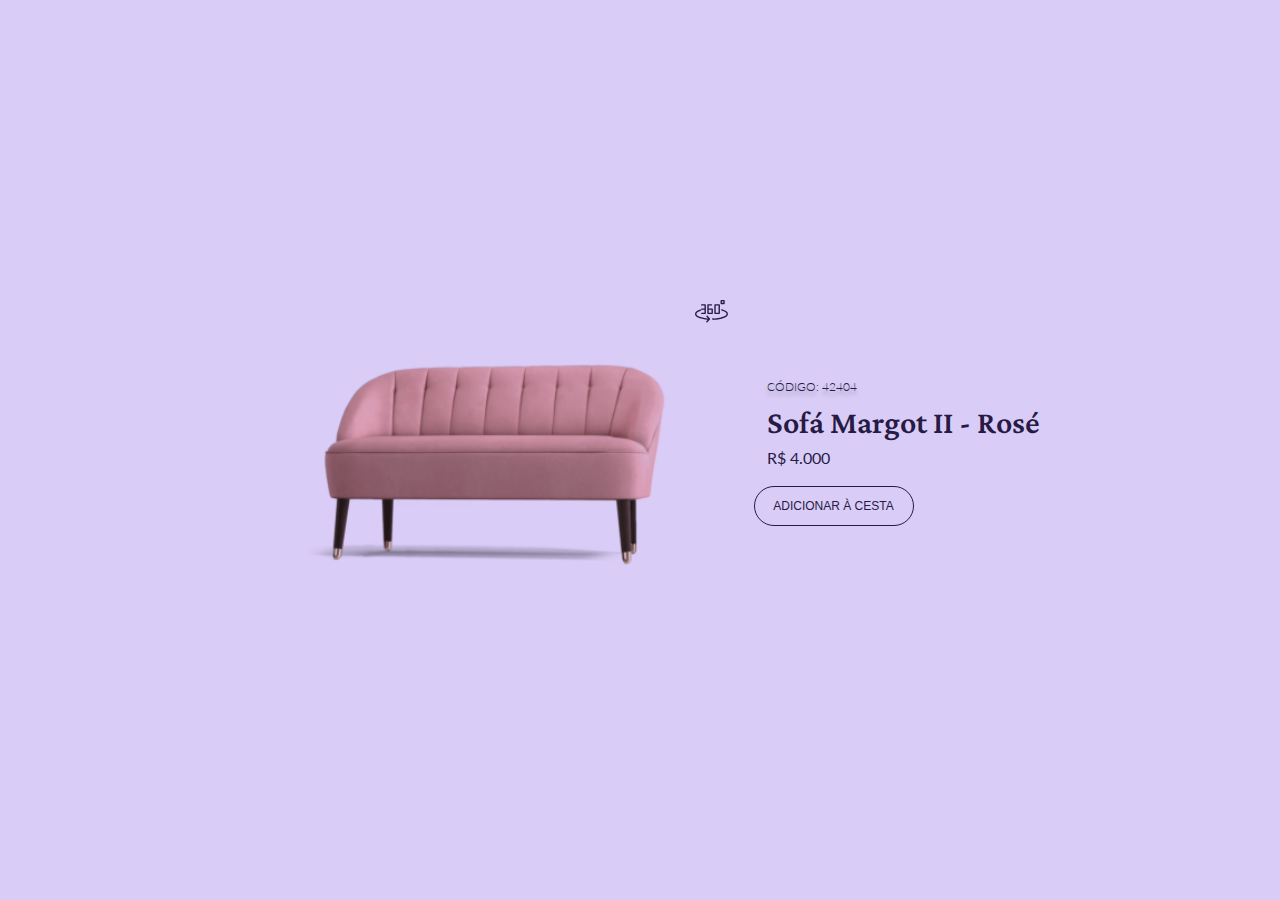
<file: boraCodar-Desafio02/index.html>
<!DOCTYPE html>
<html lang="pt-BR">
  <head>
    <meta charset="UTF-8" />
    <meta http-equiv="X-UA-Compatible" content="IE=edge" />
    <meta name="viewport" content="width=device-width, initial-scale=1.0" />
    <title>#boraCodar - Card de Produto</title>
    <link rel="stylesheet" href="style.css" />
    <link rel="shortcut icon" href="https://icons.iconarchive.com/icons/emey87/trainee/48/Sofa-icon.png" type="image/x-icon">
  </head>
  <body>
    
    <div class="row">
        <div class="content">
            <img id="img" src="assets/sofa.png" alt="sofa">
            <button onclick="changeToGif()" id="btn360"></button>
        </div>
        <div class="content">
            <div class="info">
                <span>CÓDIGO: 42404</span>
                <h1>Sofá Margot II - Rosé
                </h1>
                <p>R$ 4.000
                </p>
            </div>
            <button id="cart">adicionar à cesta</button>
        </div>
    </div>
    
    <script src="app.js"></script>
  </body>
</html>
</file>
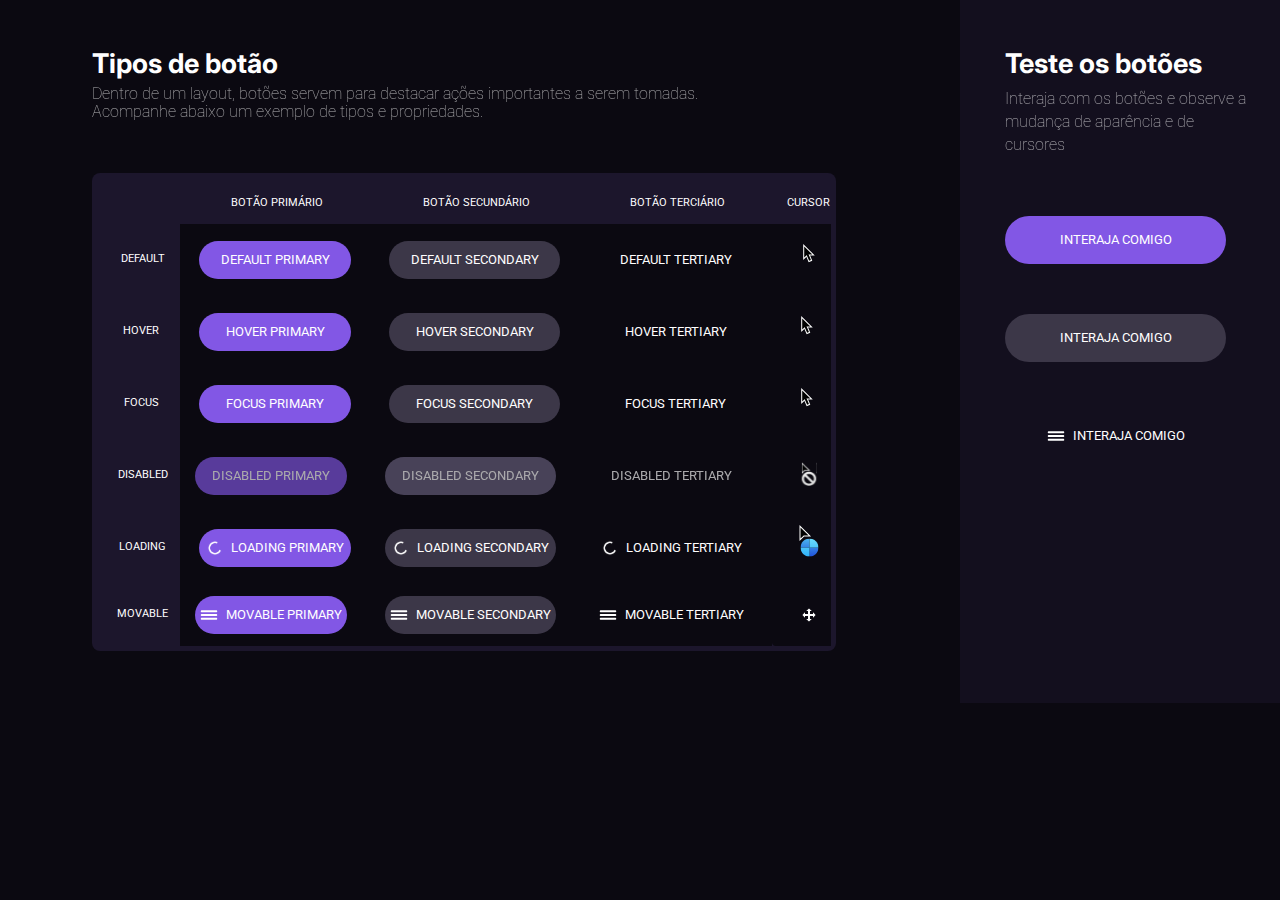
<file: boraCodar-Desafio03/index.html>
<!DOCTYPE html>
<html lang="pt-br">
  <head>
    <meta charset="UTF-8" />
    <meta http-equiv="X-UA-Compatible" content="IE=edge" />
    <meta name="viewport" content="width=device-width, initial-scale=1.0" />
    <title>Tipos de botão</title>

    <link
      rel="shortcut icon"
      href="https://avatars.githubusercontent.com/u/28929274?s=280&v=4"
      type="image/x-icon"
    />
    <link
      rel="stylesheet"
      href="https://cdn.jsdelivr.net/npm/bootstrap@4.0.0/dist/css/bootstrap.min.css"
      integrity="sha384-Gn5384xqQ1aoWXA+058RXPxPg6fy4IWvTNh0E263XmFcJlSAwiGgFAW/dAiS6JXm"
      crossorigin="anonymous"
    />

    <link rel="stylesheet" href="style3.css" />
  </head>
  <body>
    <div id="container" class="container-fluid row">
      <div id="div1" class="col-md-9">
        <div id="title">
          <h1>Tipos de botão</h1>
          <p>
            Dentro de um layout, botões servem para destacar ações importantes a
            serem tomadas. Acompanhe abaixo um exemplo de tipos e propriedades.
          </p>
        </div>

        <div id="table" class="divTable divTableBody">
          <div class="table-responsive">
            <table class="table">
              <tbody class="">
                <tr class="tableHeader">
                  <td>&nbsp;</td>
                  <td>&nbsp;BOTÃO PRIMÁRIO</td>
                  <td>&nbsp;BOTÃO SECUNDÁRIO</td>
                  <td>&nbsp;BOTÃO TERCIÁRIO</td>
                  <td>&nbsp;CURSOR</td>
                </tr>
                <tr>
                  <td class="tableHeader">&nbsp;DEFAULT</td>
                  <td class="content">
                    <button type="button" class="btn btn-primary default">
                      DEFAULT PRIMARY
                    </button>
                  </td>
                  <td class="content">
                    <button type="button" class="btn btn-secondary default">
                      DEFAULT SECONDARY
                    </button>
                  </td>
                  <td class="content">
                    <button type="button" class="btn btn-tertiary default">
                      DEFAULT TERTIARY
                    </button>
                  </td>
                  <td class="content">
                    &nbsp;<img
                      src="cursores/cursor1.svg"
                      alt="cursor default"
                    />
                  </td>
                </tr>
                <tr>
                  <td class="tableHeader">HOVER</td>
                  <td class="content">
                    <button type="button" class="btn btn-primary hover">
                      HOVER PRIMARY
                    </button>
                  </td>
                  <td class="content">
                    <button type="button" class="btn btn-secondary hover">
                      HOVER SECONDARY
                    </button>
                  </td>
                  <td class="content">
                    <button type="button" class="btn btn-tertiary hover">
                      HOVER TERTIARY
                    </button>
                  </td>
                  <td class="content">
                    <img src="cursores/cursor1.svg" alt="cursor default" />
                  </td>
                </tr>
                <tr>
                  <td class="tableHeader">FOCUS</td>
                  <td class="content">
                    <button type="button" class="btn btn-primary focus">
                      FOCUS PRIMARY
                    </button>
                  </td>
                  <td class="content">
                    <button type="button" class="btn btn-secondary focus">
                      FOCUS SECONDARY
                    </button>
                  </td>
                  <td class="content">
                    <button type="button" class="btn btn-tertiary focus">
                      FOCUS TERTIARY
                    </button>
                  </td>
                  <td class="content">
                    <img src="cursores/cursor1.svg" alt="cursor default" />
                  </td>
                </tr>
                <tr>
                  <td class="tableHeader">&nbsp;DISABLED</td>
                  <td class="content">
                    <button
                      type="button"
                      class="btn btn-primary disabled loading"
                    >
                      DISABLED PRIMARY
                    </button>

                    &nbsp;
                  </td>
                  <td class="content">
                    <button
                      type="button"
                      class="btn btn-secondary disabled loading"
                    >
                      DISABLED SECONDARY
                    </button>

                    &nbsp;
                  </td>
                  <td class="content">
                    <button
                      type="button"
                      class="btn btn-tertiary disabled loading"
                    >
                      DISABLED TERTIARY
                    </button>

                    &nbsp;
                  </td>
                  <td class="content">
                    &nbsp;<img
                      src="cursores/cursor-disabled.svg"
                      alt="cursor desabilitado"
                    />
                  </td>
                </tr>
                <tr>
                  <td class="tableHeader">&nbsp;LOADING</td>
                  <td class="content">
                    <button type="button" class="btn btn-primary loading">
                      <img src="cursores/svg/loading.svg" alt="" />
                      LOADING PRIMARY
                    </button>
                  </td>
                  <td class="content">
                    <button type="button" class="btn btn-secondary loading">
                      <img src="cursores/svg/loading.svg" alt="" />
                      LOADING SECONDARY
                    </button>
                    &nbsp;
                  </td>
                  <td class="content">
                    <button type="button" class="btn btn-tertiary loading">
                      <img src="cursores/svg/loading.svg" alt="" />
                      LOADING TERTIARY
                    </button>
                    &nbsp;
                  </td>
                  <td class="content">
                    &nbsp;<img
                      src="cursores/cursor-loading.svg"
                      alt="cursor carregando"
                    />
                  </td>
                </tr>
                <tr>
                  <td class="tableHeader">&nbsp;MOVABLE</td>
                  <td class="content">
                    <button type="button" class="btn btn-primary">
                      <img src="cursores/svg/movable.svg" alt="" />
                      MOVABLE PRIMARY
                    </button>
                    &nbsp;
                  </td>
                  <td class="content">
                    <button type="button" class="btn btn-secondary">
                      <img src="cursores/svg/movable.svg" alt="" />
                      MOVABLE SECONDARY
                    </button>
                    &nbsp;
                  </td>
                  <td class="content">
                    <button type="button" class="btn btn-tertiary">
                      <img src="cursores/svg/movable.svg" alt="" />
                      MOVABLE TERTIARY
                    </button>
                    &nbsp;
                  </td>
                  <td class="content rounded-bottom">
                    &nbsp;<img
                      src="cursores/cursor-movable.svg"
                      alt="cursor móvel"
                    />
                  </td>
                </tr>
              </tbody>
            </table>
          </div>
        </div>
      </div>
      <div id="div2" class="col-md-3">
        <div id="btnTest">
          <h2>Teste os botões</h2>
          <p>
            Interaja com os botões e observe a mudança de aparência e de
            cursores
          </p>

          <div class="interagir">
            <button type="button" class="btn btn-primary hover">
              INTERAJA COMIGO
            </button>
            <button type="button" class="btn btn-secondary">
              INTERAJA COMIGO
            </button>

            <button type="button" class="btn btn-tertiary">
              <img src="cursores/svg/movable.svg" alt="" />
              INTERAJA COMIGO
            </button>
          </div>
        </div>
      </div>
    </div>

    <script
      src="https://cdn.jsdelivr.net/npm/bootstrap@3.4.1/dist/js/bootstrap.min.js"
      integrity="sha384-aJ21OjlMXNL5UyIl/XNwTMqvzeRMZH2w8c5cRVpzpU8Y5bApTppSuUkhZXN0VxHd"
      crossorigin="anonymous"
    ></script>
  </body>
</html>
</file>
<file: boraCodar-Desafio02/style.css>
@import url("https://fonts.googleapis.com/css2?family=Crimson+Pro:wght@400;600&family=Lato&display=swap");

/*
font-family: 'Crimson Pro', serif;
font-family: 'Lato', sans-serif; 
*/

* {
  margin: 0;
  padding: 0;
  box-sizing: border-box;
}

body {
  font-family: "Lato", sans-serif;
  background-color: #d9cdf7;
}

.row {
  height: 100vh;
  width: 100vw;
  display: flex;
  flex-direction: row;
  align-items: center;
  justify-content: center;
  padding: 0px;
  gap: 13px;
  position: relative;
}

.content {
  position: relative;
  display: flex;
  flex-direction: column;
  justify-content: center;
  align-items: flex-start;
  padding: 0px;
  gap: 20px;
}

.info {
  margin-left: 13px;
}

.content img {
  width: 500px;
  height: 300px;
}

.content .info span {
  width: 75px;
  height: 10px;

  font-family: "Lato";
  font-style: light;
  font-weight: 300;
  font-size: 12px;
  line-height: 100%;
  color: #271a45;
  text-shadow: 0px 4px 4px rgba(0, 0, 0, 0.25);
}

.content .info p {
  width: 65px;
  height: 16px;
  font-style: normal;
  font-weight: 400;
  font-size: 16px;
  line-height: 100%;

  color: #271a45;
}

#btn360 {
  position: absolute;
  right: 0;
  top: 0;
  background: url("assets/vector.svg");
  color: #271a45;
  border: none;
  background-repeat: no-repeat;
  height: 23px;
  width: 33px;
  margin-right: 13px;
  cursor: pointer;
}

.content #cart {
  padding: 8px 16px;
  gap: 8px;

  width: 160px;
  height: 40px;

  color: #271a45;
  background: transparent;
  border: 0.5px solid #271a45;
  border-radius: 999px;

  font-weight: 400;
  font-style: normal;
  font-size: 12px;
  line-height: 16px;
  text-transform: uppercase;

  cursor: pointer;
}

.info h1 {
  font-family: "Crimson Pro", serif;
  color: #271a45;
  font-weight: 600;
  font-size: 32px;
  line-height: 100%;
  padding: 12px 0px;
}
</file>
<file: boraCodar-Desafio03/style3.css>
@import url("https://fonts.googleapis.com/css2?family=Inter:wght@300;400;500;600;700&display=swap");
@import url("https://fonts.googleapis.com/css2?family=Roboto:wght@300;400;500;700&display=swap");

* {
  margin: 0;
  padding: 0;
  box-sizing: border-box;
}
body {
  overflow-x: hidden;
  background: #0b0911;
  font-family: "Roboto";
}

#container {
  margin: 0;
  padding: 0;
  width: 100vw;
  height: 100%;
}

#div2 {
  background: #130f1e;
}

#title {
  margin: 50px 226px 32px 77px;
}

#title h1 {
  font-family: "Inter";
  font-style: normal;
  font-weight: 700;
  font-size: 27px;
  line-height: 100%;
  color: #ffffff;
}

#title p {
  margin-top: 8px;
  font-style: normal;
  font-weight: lighter;
  font-size: 16px;
  line-height: 18px;
  opacity: 0.67;
  color: #ffffff;
}

#table {
  width: 80%;
  height: fit-content;

  margin: 52px 77px;
  background: #1c162c;

  border-radius: 8px;
}

.divTableBody {
  width: 100%;
  border: none;
  color: #ffffff;
  display: flex;
  padding: 10px 5px 5px 10px;
}

.category {
  background: #bfbcc7;
}

#btnTest {
  margin: 50px 0px 0px 30px;
}

#div2 h2 {
  font-family: "Inter";
  font-style: normal;
  font-weight: 700;
  font-size: 27px;
  line-height: 100%;
  color: #ffffff;
}

#div2 p {
  font-family: "Roboto";
  font-style: normal;
  font-weight: lighter;
  font-size: 16px;
  line-height: 23px;
  opacity: 0.67;
  color: #ffffff;

  margin: 10px 10px 10px 0px;
}

.table td {
  border: none;
  text-decoration: none;
}
.table {
  margin-bottom: 0;
}

table {
  text-align: center;
  overflow: hidden;
}

.table td {
  vertical-align: middle;
}

.table-responsive {
  overflow: hidden;
}
.content {
  background-color: #0b0911;
}

.tableHeader {
  font-size: 11px;
  margin: 40px;
}

.btn {
  width: 92%;
  height: 38px;
  font-size: 13px;
  border-radius: 24px;
  border: none;
  display: inline-flex;
  align-items: center;
  justify-content: center;
  gap: 8px;
}

.btn-primary.default:hover {
  background: #8257e5;
}
.btn-secondary.default:hover {
  background: #3c3748;
}
.btn-tertiary.default:hover,
.btn-tertiary.btn-tertiary.disabled:hover {
  background: none;
  border: none;
}

.btn-primary:hover {
  background: #9674e5;
}

.btn-secondary:hover {
  background: #6a617f;
  border: none;
}

.btn-tertiary:hover {
  border: 2px solid #d9cdf7;
}

.btn:focus {
  box-shadow: none;
}

.btn.focus {
  box-shadow: none;
}

.btn.focus:focus {
  border: 2px solid #d9cdf7;
}

.btn-primary.disabled,
.btn-primary:disabled {
  color: #fff;
  background-color: #8257e5;
  border-color: #8257e5;
}

.btn-secondary.disabled {
  background: #6a617f;
}

.btn-primary {
  background: #8257e5;
}

.btn-secondary {
  border-radius: 24px;
  background-color: #3c3748;
}

.btn-tertiary {
  color: #ffffff;
  background-color: transparent;
}

.interagir > button.btn {
  width: 85%;
  height: 48px;
  margin-top: 50px;
}
</file>
